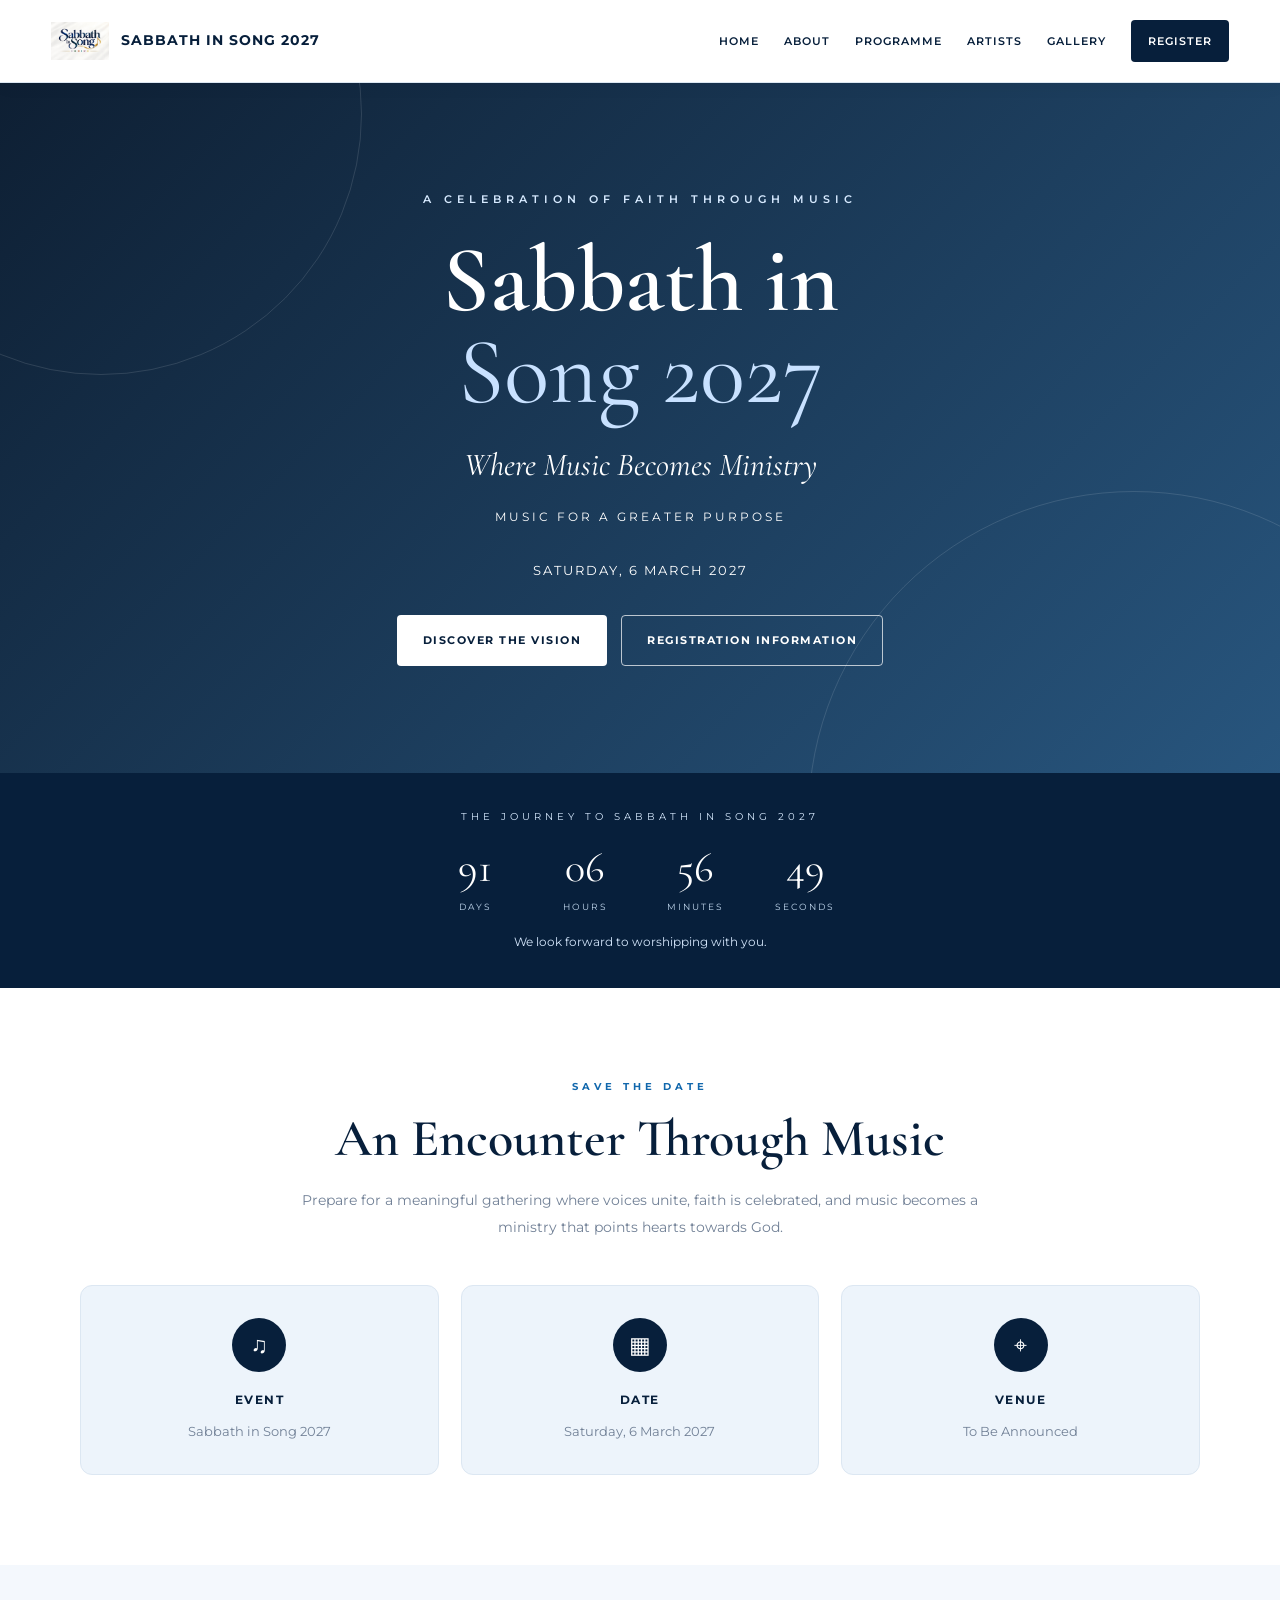
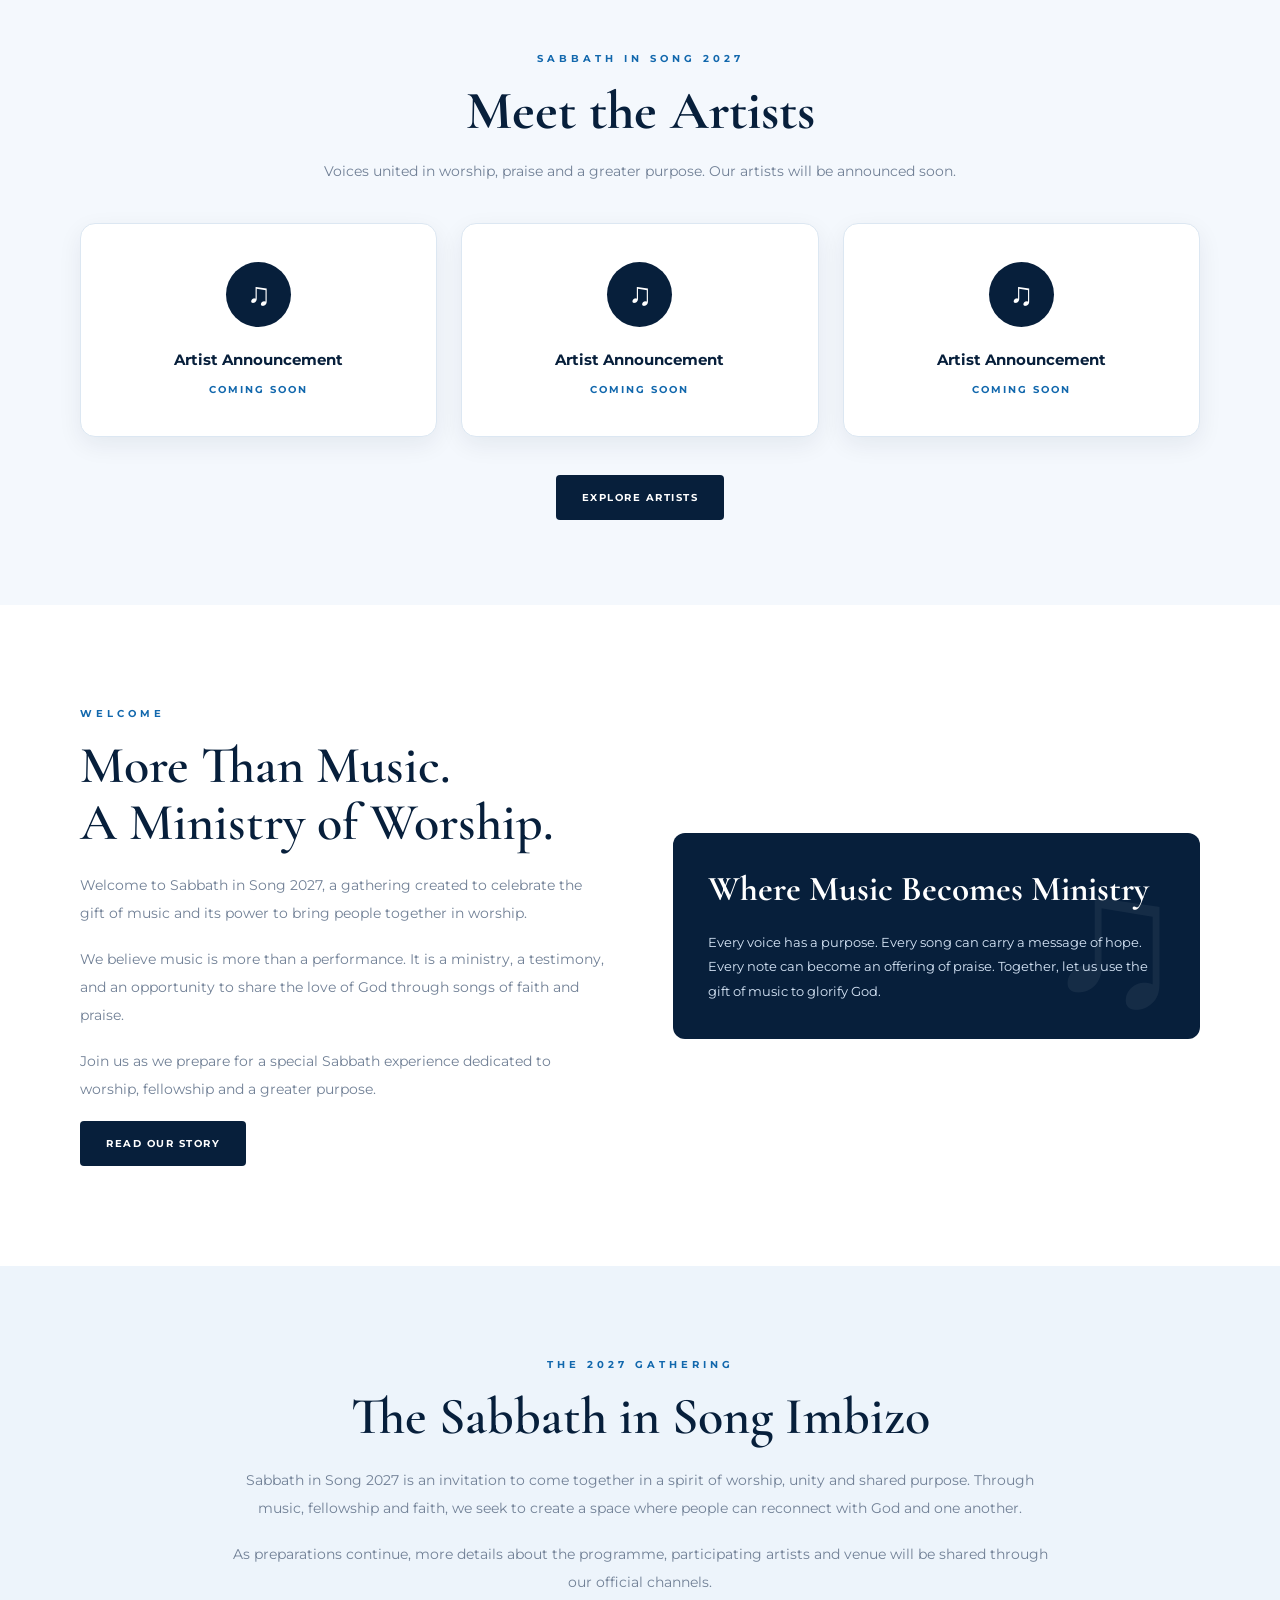
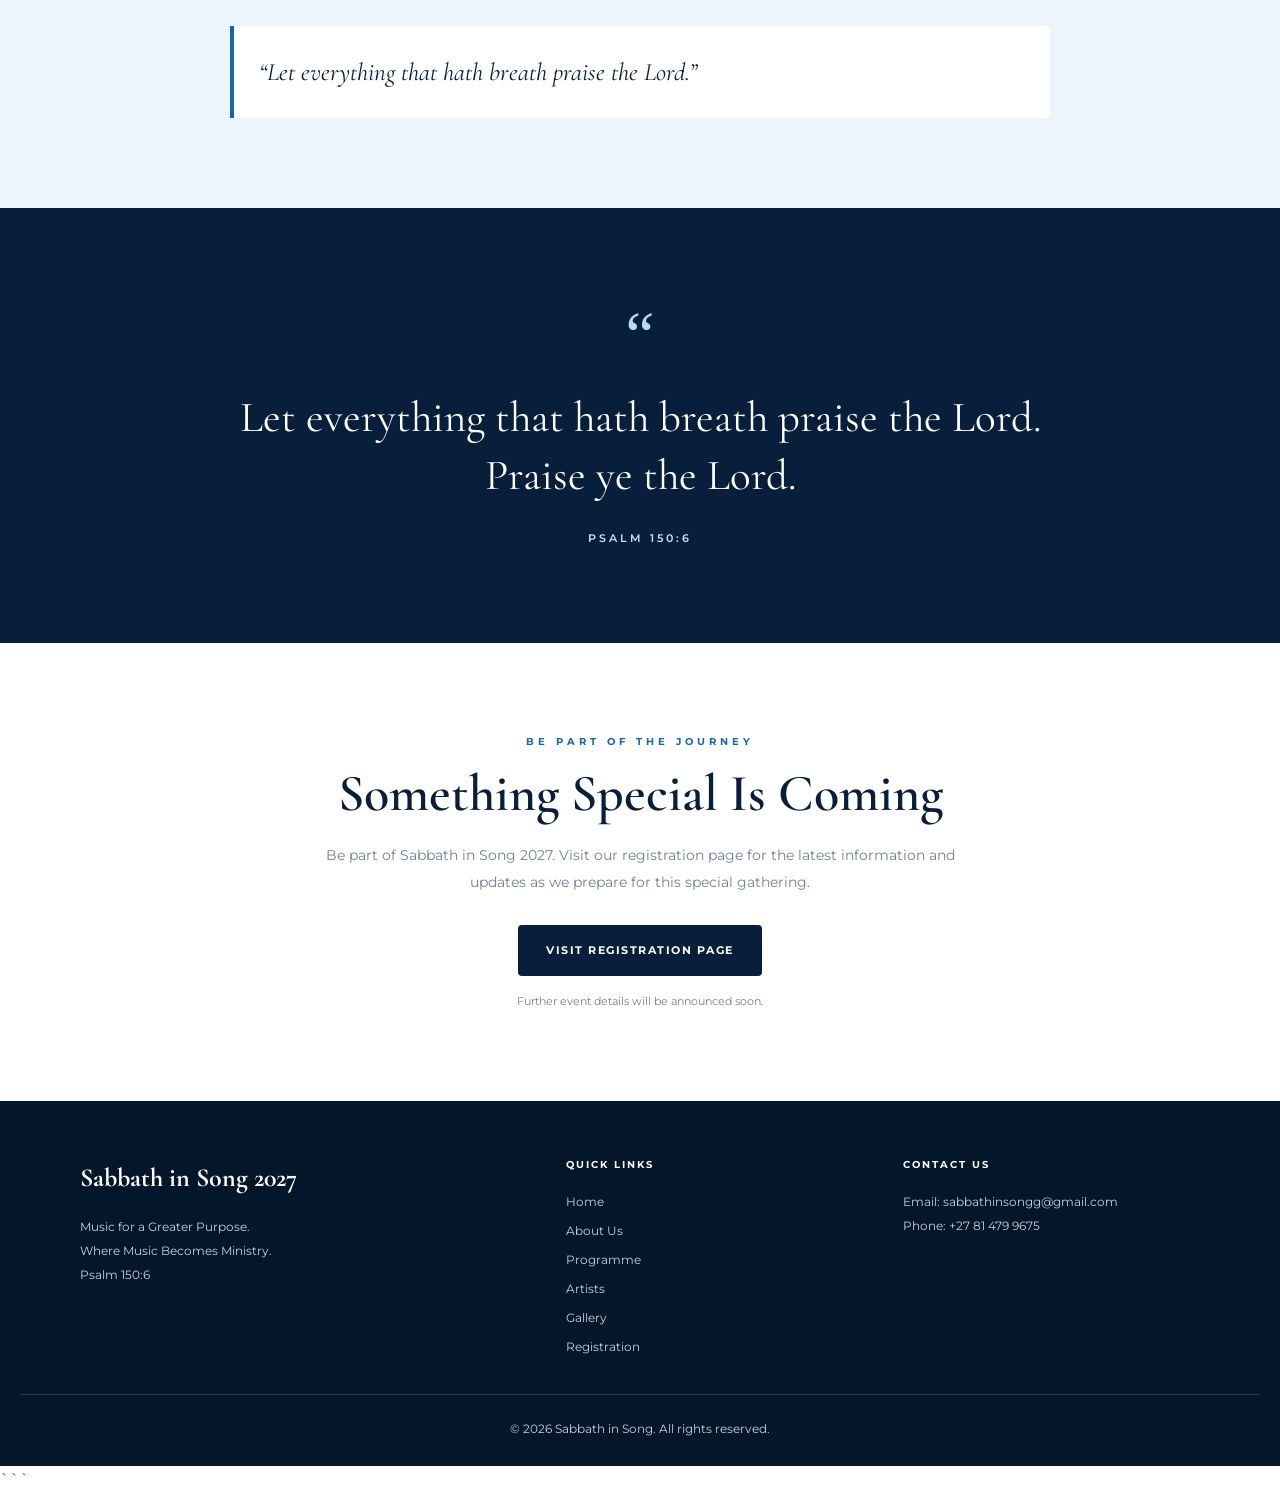
<file: index.html>
<!DOCTYPE html>
<html lang="en">
<head>
  <meta charset="UTF-8">
  <meta name="viewport" content="width=device-width, initial-scale=1.0">

  <title>Sabbath in Song 2027 | Music for a Greater Purpose</title>

  <meta name="description" content="Join us for Sabbath in Song 2027, where music becomes ministry. Music for a Greater Purpose.">

  <link rel="preconnect" href="https://fonts.googleapis.com">
  <link rel="preconnect" href="https://fonts.gstatic.com" crossorigin>

  <link href="https://fonts.googleapis.com/css2?family=Cormorant+Garamond:wght@400;500;600;700&family=Montserrat:wght@300;400;500;600;700&display=swap" rel="stylesheet">

  <style>
    :root {
      --navy: #071f3b;
      --blue: #1268ad;
      --light-blue: #edf4fb;
      --white: #ffffff;
      --text: #34465b;
      --muted: #718096;
      --border: #dce7f2;
    }

    * {
      margin: 0;
      padding: 0;
      box-sizing: border-box;
    }

    html {
      scroll-behavior: smooth;
    }

    body {
      font-family: "Montserrat", sans-serif;
      color: var(--text);
      background: var(--white);
      line-height: 1.7;
    }

    a {
      text-decoration: none;
    }

    img {
      max-width: 100%;
      display: block;
    }

    .container {
      width: min(1120px, 90%);
      margin: 0 auto;
    }

    /* NAVIGATION */

    .navbar {
      position: sticky;
      top: 0;
      z-index: 1000;
      background: var(--white);
      border-bottom: 1px solid var(--border);
      box-shadow: 0 3px 16px rgba(7, 31, 59, 0.05);
    }

    .nav-inner {
      width: min(1200px, 92%);
      min-height: 82px;
      margin: auto;
      display: flex;
      align-items: center;
      justify-content: space-between;
      gap: 24px;
    }

    .brand {
      display: flex;
      align-items: center;
      gap: 12px;
      color: var(--navy);
      font-weight: 700;
      font-size: 14px;
      letter-spacing: 1px;
    }

    .brand img {
      width: 58px;
      height: 58px;
      object-fit: contain;
    }

    .nav-links {
      display: flex;
      align-items: center;
      gap: 25px;
      flex-wrap: wrap;
    }

    .nav-links a {
      color: var(--navy);
      font-size: 11px;
      font-weight: 600;
      letter-spacing: 1px;
      text-transform: uppercase;
      transition: color 0.2s ease;
    }

    .nav-links a:hover {
      color: var(--blue);
    }

    .nav-links .nav-register {
      padding: 12px 17px;
      background: var(--navy);
      color: var(--white);
      border-radius: 4px;
    }

    /* HERO */

    .hero {
      min-height: 690px;
      display: flex;
      align-items: center;
      text-align: center;
      color: var(--white);
      background:
        linear-gradient(
          135deg,
          rgba(4, 22, 43, 0.96),
          rgba(10, 62, 108, 0.88)
        );
      padding: 90px 20px;
      position: relative;
      overflow: hidden;
    }

    .hero::before,
    .hero::after {
      content: "";
      position: absolute;
      border: 1px solid rgba(255, 255, 255, 0.12);
      border-radius: 50%;
      pointer-events: none;
    }

    .hero::before {
      width: 520px;
      height: 520px;
      top: -230px;
      left: -160px;
    }

    .hero::after {
      width: 650px;
      height: 650px;
      bottom: -370px;
      right: -180px;
    }

    .hero-content {
      width: min(900px, 100%);
      margin: auto;
      position: relative;
      z-index: 1;
    }

    .hero-eyebrow {
      font-size: 11px;
      font-weight: 600;
      letter-spacing: 5px;
      text-transform: uppercase;
      color: #d7eaff;
      margin-bottom: 25px;
    }

    .hero h1 {
      font-family: "Cormorant Garamond", Georgia, serif;
      font-size: clamp(52px, 9vw, 94px);
      line-height: 0.98;
      font-weight: 600;
      margin-bottom: 20px;
    }

    .hero h1 span {
      display: block;
      color: #c8e1ff;
      font-weight: 400;
    }

    .hero-subtitle {
      font-family: "Cormorant Garamond", Georgia, serif;
      font-size: clamp(22px, 3vw, 32px);
      font-style: italic;
      margin-bottom: 14px;
    }

    .hero-motto {
      font-size: 12px;
      letter-spacing: 3px;
      text-transform: uppercase;
      margin-bottom: 32px;
    }

    .hero-date {
      font-size: 13px;
      letter-spacing: 2px;
      margin-bottom: 34px;
    }

    .hero-buttons {
      display: flex;
      justify-content: center;
      align-items: center;
      flex-wrap: wrap;
      gap: 14px;
    }

    .btn {
      display: inline-block;
      padding: 15px 25px;
      border: 1px solid transparent;
      border-radius: 4px;
      font-size: 11px;
      font-weight: 700;
      letter-spacing: 1.5px;
      text-transform: uppercase;
      transition: 0.25s ease;
    }

    .btn-primary {
      background: var(--white);
      color: var(--navy);
    }

    .btn-primary:hover {
      background: #dcecff;
      transform: translateY(-2px);
    }

    .btn-outline {
      border-color: rgba(255, 255, 255, 0.7);
      color: var(--white);
    }

    .btn-outline:hover {
      background: var(--white);
      color: var(--navy);
    }

    /* COUNTDOWN */

    .countdown-section {
      background: var(--navy);
      color: var(--white);
      padding: 35px 20px;
      text-align: center;
    }

    .countdown-heading {
      font-size: 10px;
      letter-spacing: 4px;
      text-transform: uppercase;
      margin-bottom: 20px;
      color: #d3e5fa;
    }

    .countdown {
      display: flex;
      justify-content: center;
      flex-wrap: wrap;
      gap: 35px;
    }

    .countdown-item {
      min-width: 75px;
    }

    .countdown-number {
      display: block;
      font-family: "Cormorant Garamond", Georgia, serif;
      font-size: 42px;
      line-height: 1.1;
      color: var(--white);
    }

    .countdown-label {
      font-size: 9px;
      letter-spacing: 2px;
      text-transform: uppercase;
      color: #c3d9ef;
    }

    #countdown-message {
      margin-top: 14px;
      font-size: 12px;
      color: #d3e5fa;
    }

    /* GENERAL SECTION STYLING */

    .section {
      padding: 90px 0;
    }

    .section-label {
      display: block;
      color: var(--blue);
      font-size: 10px;
      font-weight: 700;
      letter-spacing: 4px;
      text-transform: uppercase;
      margin-bottom: 15px;
    }

    .section-title {
      font-family: "Cormorant Garamond", Georgia, serif;
      font-size: clamp(36px, 5vw, 52px);
      line-height: 1.1;
      color: var(--navy);
      font-weight: 600;
      margin-bottom: 20px;
    }

    .section-intro {
      max-width: 700px;
      margin: 0 auto;
      color: var(--muted);
      font-size: 14px;
      line-height: 1.9;
    }

    /* EVENT DETAILS */

    .event-details {
      background: var(--white);
      text-align: center;
    }

    .event-details-grid {
      display: grid;
      grid-template-columns: repeat(3, minmax(0, 1fr));
      gap: 22px;
      margin-top: 45px;
    }

    .detail-card {
      padding: 32px 22px;
      background: var(--light-blue);
      border: 1px solid var(--border);
      border-radius: 12px;
    }

    .detail-icon {
      width: 54px;
      height: 54px;
      margin: 0 auto 18px;
      display: flex;
      justify-content: center;
      align-items: center;
      border-radius: 50%;
      background: var(--navy);
      color: var(--white);
      font-size: 23px;
    }

    .detail-card h3 {
      font-size: 12px;
      color: var(--navy);
      letter-spacing: 1.5px;
      text-transform: uppercase;
      margin-bottom: 9px;
    }

    .detail-card p {
      font-size: 13px;
      color: var(--muted);
    }

    /* FEATURED ARTISTS */

    .featured-artists-section {
      padding: 85px 0;
      background: #f4f8fd;
      text-align: center;
    }

    .featured-artists-inner {
      width: min(1120px, 90%);
      margin: 0 auto;
    }

    .featured-artists-label {
      display: block;
      margin-bottom: 14px;
      color: var(--blue);
      font-size: 10px;
      font-weight: 700;
      letter-spacing: 4px;
    }

    .featured-artists-inner h2 {
      color: var(--navy);
      font-family: "Cormorant Garamond", Georgia, serif;
      font-size: clamp(38px, 5vw, 54px);
      line-height: 1.1;
      margin-bottom: 18px;
    }

    .featured-artists-intro {
      max-width: 650px;
      margin: 0 auto 38px;
      color: var(--muted);
      font-size: 14px;
      line-height: 1.9;
    }

    .featured-artists-grid {
      display: grid;
      grid-template-columns: repeat(3, minmax(0, 1fr));
      gap: 24px;
      width: 100%;
      margin: 0 auto 38px;
    }

    .featured-artist-card {
      min-width: 0;
      padding: 38px 20px;
      background: var(--white);
      border: 1px solid var(--border);
      border-radius: 15px;
      box-shadow: 0 8px 25px rgba(7, 31, 59, 0.07);
      transition: transform 0.25s ease, box-shadow 0.25s ease;
    }

    .featured-artist-card:hover {
      transform: translateY(-5px);
      box-shadow: 0 14px 32px rgba(7, 31, 59, 0.12);
    }

    .featured-artist-icon {
      display: flex;
      align-items: center;
      justify-content: center;
      width: 65px;
      height: 65px;
      margin: 0 auto 22px;
      border-radius: 50%;
      background: var(--navy);
      color: var(--white);
      font-size: 32px;
    }

    .featured-artist-card h3 {
      color: var(--navy);
      font-size: 15px;
      line-height: 1.5;
      margin-bottom: 10px;
    }

    .featured-artist-card p {
      color: var(--blue);
      font-size: 10px;
      font-weight: 700;
      letter-spacing: 2px;
      text-transform: uppercase;
    }

    .featured-artists-button {
      display: inline-block;
      padding: 14px 26px;
      border-radius: 4px;
      background: var(--navy);
      color: var(--white);
      font-size: 10px;
      font-weight: 700;
      letter-spacing: 1.5px;
      text-transform: uppercase;
      transition: background 0.2s ease;
    }

    .featured-artists-button:hover {
      background: var(--blue);
    }

    /* WELCOME */

    .welcome-section {
      padding: 100px 0;
      background: var(--white);
    }

    .welcome-grid {
      display: grid;
      grid-template-columns: 1fr 1fr;
      align-items: center;
      gap: 65px;
    }

    .welcome-copy p {
      font-size: 14px;
      line-height: 2;
      color: var(--muted);
      margin-bottom: 18px;
    }

    .welcome-highlight {
      padding: 35px;
      background: var(--navy);
      color: var(--white);
      border-radius: 12px;
      position: relative;
      overflow: hidden;
    }

    .welcome-highlight::after {
      content: "♫";
      position: absolute;
      right: 15px;
      bottom: -60px;
      font-size: 190px;
      color: rgba(255, 255, 255, 0.06);
    }

    .welcome-highlight h3 {
      font-family: "Cormorant Garamond", Georgia, serif;
      font-size: 35px;
      line-height: 1.2;
      margin-bottom: 20px;
      position: relative;
      z-index: 1;
    }

    .welcome-highlight p {
      font-size: 13px;
      line-height: 1.9;
      color: #d8e7f8;
      position: relative;
      z-index: 1;
    }

    /* IMBIZO */

    .imbizo-section {
      padding: 90px 0;
      text-align: center;
      background: var(--light-blue);
    }

    .imbizo-content {
      max-width: 820px;
      margin: auto;
    }

    .imbizo-content p {
      color: var(--muted);
      font-size: 14px;
      line-height: 2;
      margin-bottom: 18px;
    }

    .imbizo-emphasis {
      margin-top: 30px;
      padding: 25px;
      border-left: 4px solid var(--blue);
      background: var(--white);
      color: var(--navy);
      font-family: "Cormorant Garamond", Georgia, serif;
      font-size: 25px;
      font-style: italic;
      text-align: left;
    }

    /* SCRIPTURE */

    .scripture-section {
      padding: 95px 20px;
      background: var(--navy);
      text-align: center;
      color: var(--white);
    }

    .scripture-symbol {
      font-family: Georgia, serif;
      font-size: 65px;
      color: #b8d9ff;
      line-height: 1;
      margin-bottom: 20px;
    }

    .scripture-quote {
      max-width: 850px;
      margin: auto;
      font-family: "Cormorant Garamond", Georgia, serif;
      font-size: clamp(28px, 4vw, 43px);
      line-height: 1.35;
    }

    .scripture-reference {
      margin-top: 25px;
      color: #c9e1fb;
      font-size: 11px;
      font-weight: 600;
      letter-spacing: 3px;
      text-transform: uppercase;
    }

    /* REGISTRATION */

    .registration-section {
      padding: 90px 20px;
      text-align: center;
      background: var(--white);
    }

    .registration-section p {
      max-width: 650px;
      margin: 0 auto 30px;
      color: var(--muted);
      font-size: 14px;
      line-height: 1.9;
    }

    .registration-button {
      display: inline-block;
      padding: 16px 28px;
      border-radius: 4px;
      background: var(--navy);
      color: var(--white);
      font-size: 11px;
      font-weight: 700;
      letter-spacing: 1.5px;
      text-transform: uppercase;
      transition: background 0.2s ease;
    }

    .registration-button:hover {
      background: var(--blue);
    }

    .registration-note {
      display: block;
      margin-top: 16px;
      color: var(--muted);
      font-size: 11px;
    }

    /* FOOTER */

    .footer {
      padding: 55px 20px 25px;
      background: #041629;
      color: var(--white);
    }

    .footer-inner {
      width: min(1120px, 100%);
      margin: auto;
      display: grid;
      grid-template-columns: 1.5fr 1fr 1fr;
      gap: 40px;
      padding-bottom: 35px;
    }

    .footer h3 {
      font-family: "Cormorant Garamond", Georgia, serif;
      font-size: 26px;
      margin-bottom: 15px;
    }

    .footer h4 {
      font-size: 10px;
      letter-spacing: 2px;
      text-transform: uppercase;
      margin-bottom: 17px;
    }

    .footer p,
    .footer a {
      font-size: 12px;
      color: #c4d2e1;
      line-height: 2;
    }

    .footer-links {
      display: flex;
      flex-direction: column;
      align-items: flex-start;
      gap: 5px;
    }

    .footer a:hover {
      color: var(--white);
    }

    .footer-bottom {
      border-top: 1px solid rgba(255, 255, 255, 0.15);
      padding-top: 22px;
      text-align: center;
      font-size: 10px;
      color: #9fb0c3;
    }

    /* RESPONSIVE DESIGN */

    @media (max-width: 850px) {
      .nav-inner {
        padding: 15px 0;
        flex-direction: column;
      }

      .nav-links {
        justify-content: center;
        gap: 14px;
      }

      .event-details-grid {
        grid-template-columns: 1fr;
      }

      .welcome-grid {
        grid-template-columns: 1fr;
        gap: 35px;
      }

      .footer-inner {
        grid-template-columns: 1fr 1fr;
      }
    }

    @media (max-width: 600px) {
      .hero {
        min-height: 600px;
        padding: 75px 20px;
      }

      .hero-eyebrow {
        letter-spacing: 3px;
      }

      .hero-motto {
        font-size: 10px;
        letter-spacing: 2px;
      }

      .nav-links {
        gap: 12px;
      }

      .nav-links a {
        font-size: 9px;
      }

      .brand {
        font-size: 12px;
      }

      .section {
        padding: 70px 0;
      }

      .featured-artists-section {
        padding: 70px 0;
      }

      .featured-artists-grid {
        grid-template-columns: 1fr;
        gap: 18px;
      }

      .countdown {
        gap: 18px;
      }

      .countdown-item {
        min-width: 60px;
      }

      .countdown-number {
        font-size: 34px;
      }

      .footer-inner {
        grid-template-columns: 1fr;
        gap: 30px;
      }

      .welcome-highlight {
        padding: 28px;
      }
    }
  </style>
</head>

<body>

  <!-- NAVIGATION -->
  <header class="navbar">
    <div class="nav-inner">

      <a href="index.html" class="brand">
        <img
          src="sabbath-in-song-logo.jpg.jpeg"
          alt="Sabbath in Song logo"
        >
        <span>SABBATH IN SONG 2027</span>
      </a>

      <nav class="nav-links" aria-label="Main navigation">
        <a href="index.html">Home</a>
        <a href="about.html">About</a>
        <a href="programme.html">Programme</a>
        <a href="artists.html">Artists</a>
        <a href="gallery.html">Gallery</a>
        <a href="register.html" class="nav-register">Register</a>
      </nav>

    </div>
  </header>

  <main>

    <!-- HERO SECTION -->
    <section class="hero">
      <div class="hero-content">

        <p class="hero-eyebrow">A Celebration of Faith Through Music</p>

        <h1>
          Sabbath in
          <span>Song 2027</span>
        </h1>

        <p class="hero-subtitle">Where Music Becomes Ministry</p>

        <p class="hero-motto">Music for a Greater Purpose</p>

        <p class="hero-date">
          SATURDAY, 6 MARCH 2027
        </p>

        <div class="hero-buttons">
          <a href="about.html" class="btn btn-primary">
            Discover the Vision
          </a>

          <a href="register.html" class="btn btn-outline">
            Registration Information
          </a>
        </div>

      </div>
    </section>

    <!-- COUNTDOWN -->
    <section class="countdown-section">
      <div class="container">

        <p class="countdown-heading">
          The Journey to Sabbath in Song 2027
        </p>

        <div class="countdown" id="countdown">

          <div class="countdown-item">
            <span class="countdown-number" id="days">---</span>
            <span class="countdown-label">Days</span>
          </div>

          <div class="countdown-item">
            <span class="countdown-number" id="hours">--</span>
            <span class="countdown-label">Hours</span>
          </div>

          <div class="countdown-item">
            <span class="countdown-number" id="minutes">--</span>
            <span class="countdown-label">Minutes</span>
          </div>

          <div class="countdown-item">
            <span class="countdown-number" id="seconds">--</span>
            <span class="countdown-label">Seconds</span>
          </div>

        </div>

        <p id="countdown-message" aria-live="polite"></p>

      </div>
    </section>

    <!-- EVENT DETAILS -->
    <section class="section event-details">
      <div class="container">

        <span class="section-label">Save the Date</span>

        <h2 class="section-title">An Encounter Through Music</h2>

        <p class="section-intro">
          Prepare for a meaningful gathering where voices unite,
          faith is celebrated, and music becomes a ministry that
          points hearts towards God.
        </p>

        <div class="event-details-grid">

          <article class="detail-card">
            <div class="detail-icon" aria-hidden="true">♫</div>
            <h3>Event</h3>
            <p>Sabbath in Song 2027</p>
          </article>

          <article class="detail-card">
            <div class="detail-icon" aria-hidden="true">▦</div>
            <h3>Date</h3>
            <p>Saturday, 6 March 2027</p>
          </article>

          <article class="detail-card">
            <div class="detail-icon" aria-hidden="true">⌖</div>
            <h3>Venue</h3>
            <p>To Be Announced</p>
          </article>

        </div>
      </div>
    </section>

    <!-- FEATURED ARTISTS -->
    <section class="featured-artists-section">
      <div class="featured-artists-inner">

        <span class="featured-artists-label">
          SABBATH IN SONG 2027
        </span>

        <h2>Meet the Artists</h2>

        <p class="featured-artists-intro">
          Voices united in worship, praise and a greater purpose.
          Our artists will be announced soon.
        </p>

        <div class="featured-artists-grid">

          <article class="featured-artist-card">
            <div class="featured-artist-icon" aria-hidden="true">♫</div>
            <h3>Artist Announcement</h3>
            <p>Coming Soon</p>
          </article>

          <article class="featured-artist-card">
            <div class="featured-artist-icon" aria-hidden="true">♫</div>
            <h3>Artist Announcement</h3>
            <p>Coming Soon</p>
          </article>

          <article class="featured-artist-card">
            <div class="featured-artist-icon" aria-hidden="true">♫</div>
            <h3>Artist Announcement</h3>
            <p>Coming Soon</p>
          </article>

        </div>

        <a href="artists.html" class="featured-artists-button">
          Explore Artists
        </a>

      </div>
    </section>

    <!-- WELCOME SECTION -->
    <section class="welcome-section">
      <div class="container">

        <div class="welcome-grid">

          <div class="welcome-copy">

            <span class="section-label">Welcome</span>

            <h2 class="section-title">
              More Than Music.<br>
              A Ministry of Worship.
            </h2>

            <p>
              Welcome to Sabbath in Song 2027, a gathering created
              to celebrate the gift of music and its power to bring
              people together in worship.
            </p>

            <p>
              We believe music is more than a performance. It is a
              ministry, a testimony, and an opportunity to share
              the love of God through songs of faith and praise.
            </p>

            <p>
              Join us as we prepare for a special Sabbath experience
              dedicated to worship, fellowship and a greater purpose.
            </p>

            <a href="about.html" class="featured-artists-button">
              Read Our Story
            </a>

          </div>

          <div class="welcome-highlight">

            <h3>Where Music Becomes Ministry</h3>

            <p>
              Every voice has a purpose. Every song can carry a
              message of hope. Every note can become an offering
              of praise. Together, let us use the gift of music
              to glorify God.
            </p>

          </div>

        </div>
      </div>
    </section>

    <!-- 2027 IMBIZO -->
    <section class="imbizo-section">
      <div class="container imbizo-content">

        <span class="section-label">The 2027 Gathering</span>

        <h2 class="section-title">The Sabbath in Song Imbizo</h2>

        <p>
          Sabbath in Song 2027 is an invitation to come together
          in a spirit of worship, unity and shared purpose.
          Through music, fellowship and faith, we seek to create
          a space where people can reconnect with God and one another.
        </p>

        <p>
          As preparations continue, more details about the programme,
          participating artists and venue will be shared through
          our official channels.
        </p>

        <div class="imbizo-emphasis">
          “Let everything that hath breath praise the Lord.”
        </div>

      </div>
    </section>

    <!-- BIBLE VERSE -->
    <section class="scripture-section">
      <div class="container">

        <div class="scripture-symbol" aria-hidden="true">“</div>

        <p class="scripture-quote">
          Let everything that hath breath praise the Lord.
          Praise ye the Lord.
        </p>

        <p class="scripture-reference">Psalm 150:6</p>

      </div>
    </section>

    <!-- REGISTRATION -->
    <section class="registration-section">
      <div class="container">

        <span class="section-label">Be Part of the Journey</span>

        <h2 class="section-title">Something Special Is Coming</h2>

        <p>
          Be part of Sabbath in Song 2027. Visit our registration
          page for the latest information and updates as we prepare
          for this special gathering.
        </p>

        <a href="register.html" class="registration-button">
          Visit Registration Page
        </a>

        <span class="registration-note">
          Further event details will be announced soon.
        </span>

      </div>
    </section>

  </main>

  <!-- FOOTER -->
  <footer class="footer">
    <div class="footer-inner">

      <div>
        <h3>Sabbath in Song 2027</h3>

        <p>
          Music for a Greater Purpose.<br>
          Where Music Becomes Ministry.
        </p>

        <p>Psalm 150:6</p>
      </div>

      <div>
        <h4>Quick Links</h4>

        <div class="footer-links">
          <a href="index.html">Home</a>
          <a href="about.html">About Us</a>
          <a href="programme.html">Programme</a>
          <a href="artists.html">Artists</a>
          <a href="gallery.html">Gallery</a>
          <a href="register.html">Registration</a>
        </div>
      </div>

      <div>
        <h4>Contact Us</h4>

        <p>
          Email:
          <a href="mailto:sabbathinsongg@gmail.com">
            sabbathinsongg@gmail.com
          </a>
        </p>

        <p>
          Phone:
          <a href="tel:+27814799675">
            +27 81 479 9675
          </a>
        </p>
      </div>

    </div>

    <div class="footer-bottom">
      <p>
        &copy; <span id="current-year">2026</span>
        Sabbath in Song. All rights reserved.
      </p>
    </div>
  </footer>

  <!-- COUNTDOWN SCRIPT -->
  <script>
    const eventDate = new Date("2027-03-06T00:00:00+02:00").getTime();

    function updateCountdown() {
      const now = new Date().getTime();
      const distance = eventDate - now;

      const daysElement = document.getElementById("days");
      const hoursElement = document.getElementById("hours");
      const minutesElement = document.getElementById("minutes");
      const secondsElement = document.getElementById("seconds");
      const messageElement = document.getElementById("countdown-message");

      if (distance <= 0) {
        daysElement.textContent = "0";
        hoursElement.textContent = "0";
        minutesElement.textContent = "0";
        secondsElement.textContent = "0";
        messageElement.textContent =
          "Today is the day! Welcome to Sabbath in Song.";
        return;
      }

      const days = Math.floor(distance / (1000 * 60 * 60 * 24));
      const hours = Math.floor(
        (distance % (1000 * 60 * 60 * 24)) / (1000 * 60 * 60)
      );
      const minutes = Math.floor(
        (distance % (1000 * 60 * 60)) / (1000 * 60)
      );
      const seconds = Math.floor(
        (distance % (1000 * 60)) / 1000
      );

      daysElement.textContent = days;
      hoursElement.textContent = String(hours).padStart(2, "0");
      minutesElement.textContent = String(minutes).padStart(2, "0");
      secondsElement.textContent = String(seconds).padStart(2, "0");

      messageElement.textContent =
        "We look forward to worshipping with you.";
    }

    document.getElementById("current-year").textContent =
      new Date().getFullYear();

    updateCountdown();
    setInterval(updateCountdown, 1000);
  </script>

</body>
</html>
```
</file>
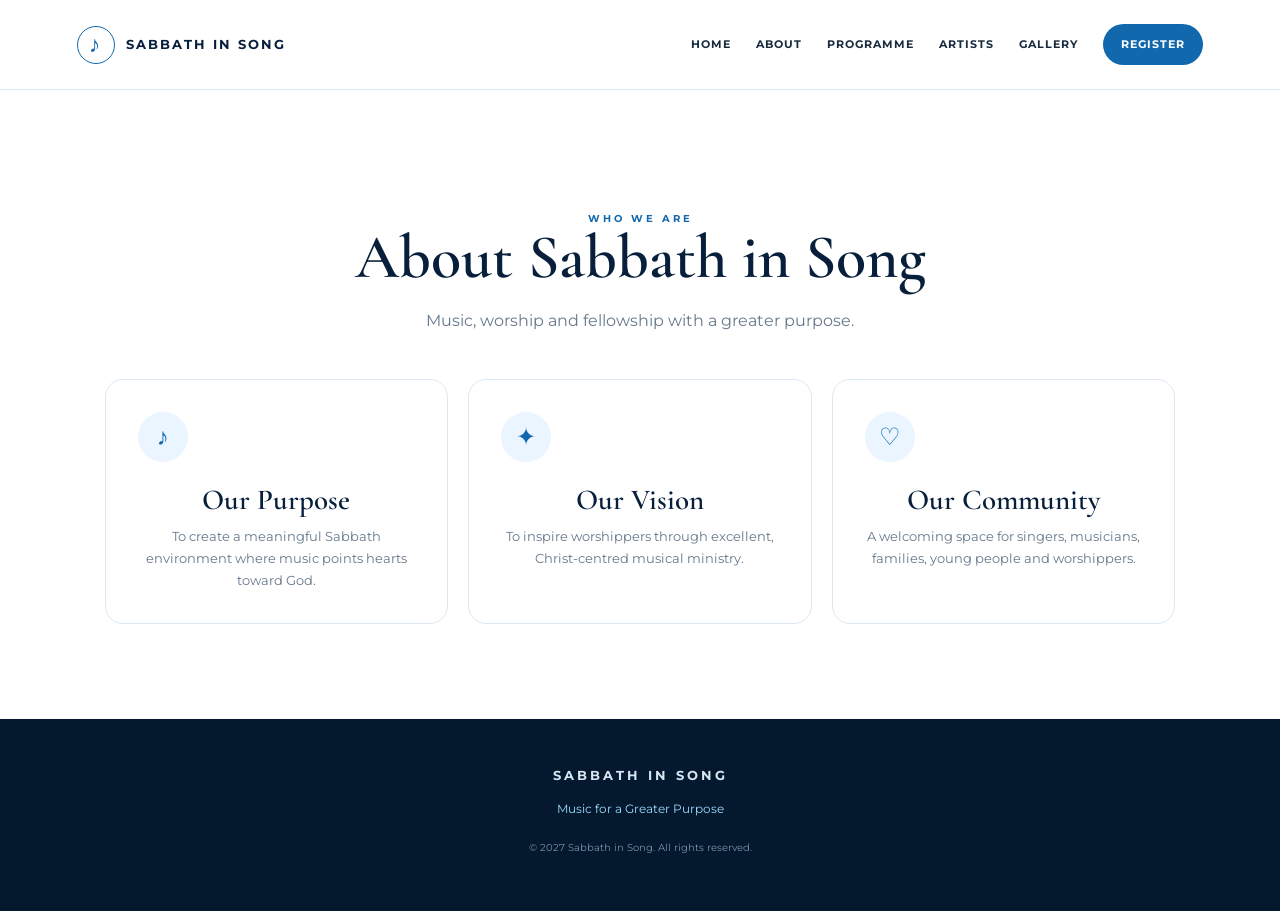
<file: about.html>
<!doctype html><html lang="en"><head><meta charset="utf-8"><meta name="viewport" content="width=device-width,initial-scale=1"><title>About | Sabbath in Song 2027</title><link rel="stylesheet" href="style.css"></head><body>
<nav class="nav"><a class="logo" href="index.html"><span class="logo-icon">♪</span>SABBATH IN SONG</a><button class="menu" onclick="document.querySelector('.links').classList.toggle('open')">☰</button><div class="links"><a href="index.html">Home</a><a href="about.html">About</a><a href="programme.html">Programme</a><a href="artists.html">Artists</a><a href="gallery.html">Gallery</a><a class="cta" href="register.html">Register</a></div></nav><section class="section center" style="padding-top:120px"><div class="label">WHO WE ARE</div><h1 class="title">About Sabbath in Song</h1><p class="lead">Music, worship and fellowship with a greater purpose.</p><div class="cards"><article class="card"><div class="card-icon">♪</div><h3>Our Purpose</h3><p>To create a meaningful Sabbath environment where music points hearts toward God.</p></article><article class="card"><div class="card-icon">✦</div><h3>Our Vision</h3><p>To inspire worshippers through excellent, Christ-centred musical ministry.</p></article><article class="card"><div class="card-icon">♡</div><h3>Our Community</h3><p>A welcoming space for singers, musicians, families, young people and worshippers.</p></article></div></section><footer><div class="footer-logo">SABBATH IN SONG</div><p class="motto">Music for a Greater Purpose</p><p class="copy">© 2027 Sabbath in Song. All rights reserved.</p></footer></body></html>
</file>
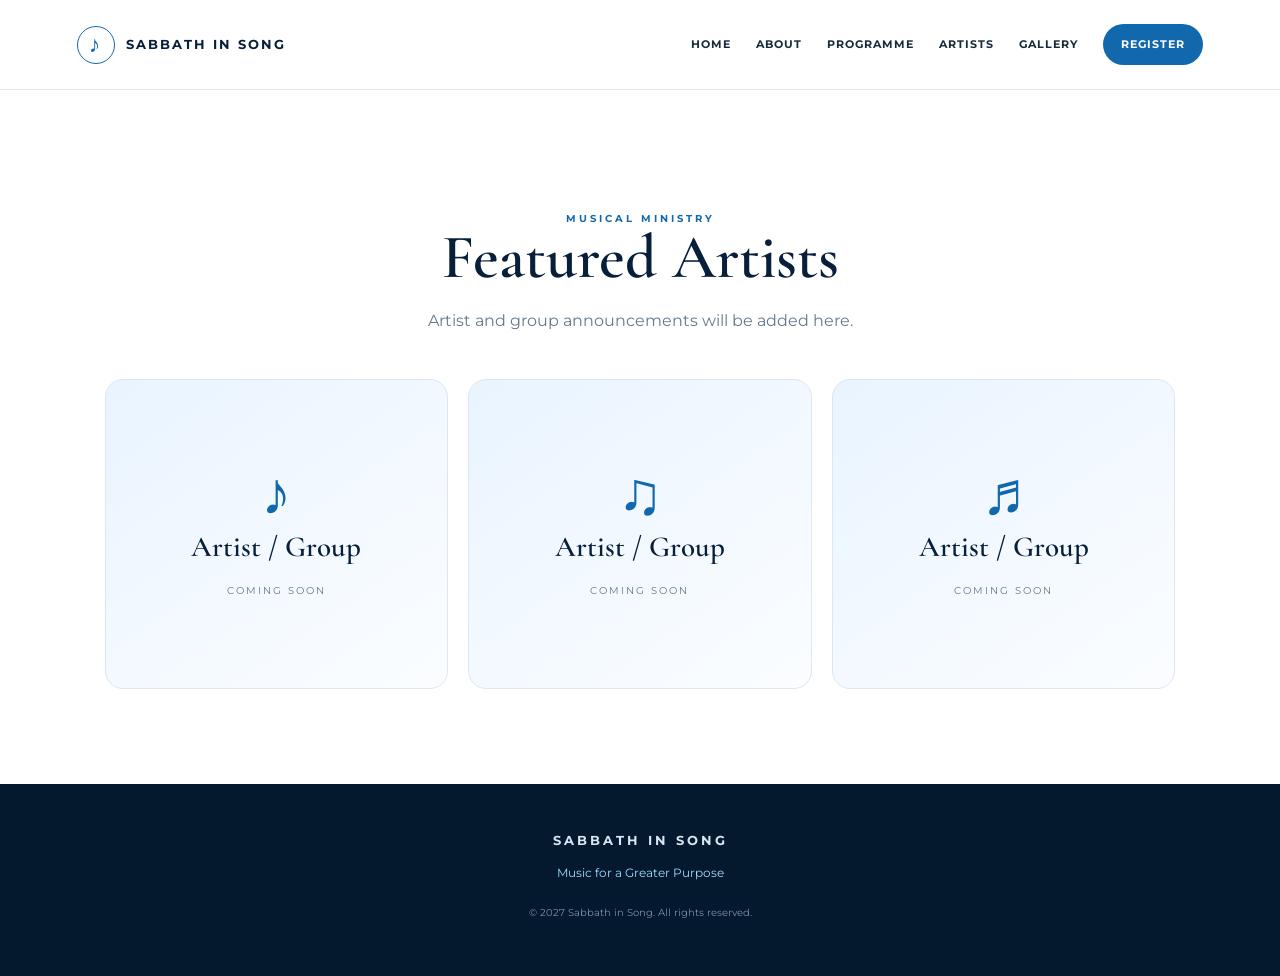
<file: artists.html>
<!doctype html><html lang="en"><head><meta charset="utf-8"><meta name="viewport" content="width=device-width,initial-scale=1"><title>Artists | Sabbath in Song 2027</title><link rel="stylesheet" href="style.css"></head><body>
<nav class="nav"><a class="logo" href="index.html"><span class="logo-icon">♪</span>SABBATH IN SONG</a><button class="menu" onclick="document.querySelector('.links').classList.toggle('open')">☰</button><div class="links"><a href="index.html">Home</a><a href="about.html">About</a><a href="programme.html">Programme</a><a href="artists.html">Artists</a><a href="gallery.html">Gallery</a><a class="cta" href="register.html">Register</a></div></nav><section class="section center" style="padding-top:120px"><div class="label">MUSICAL MINISTRY</div><h1 class="title">Featured Artists</h1><p class="lead">Artist and group announcements will be added here.</p><div class="artist-grid"><div class="artist"><div class="note">♪</div><h3>Artist / Group</h3><p>Coming Soon</p></div><div class="artist"><div class="note">♫</div><h3>Artist / Group</h3><p>Coming Soon</p></div><div class="artist"><div class="note">♬</div><h3>Artist / Group</h3><p>Coming Soon</p></div></div></section><footer><div class="footer-logo">SABBATH IN SONG</div><p class="motto">Music for a Greater Purpose</p><p class="copy">© 2027 Sabbath in Song. All rights reserved.</p></footer></body></html>
</file>
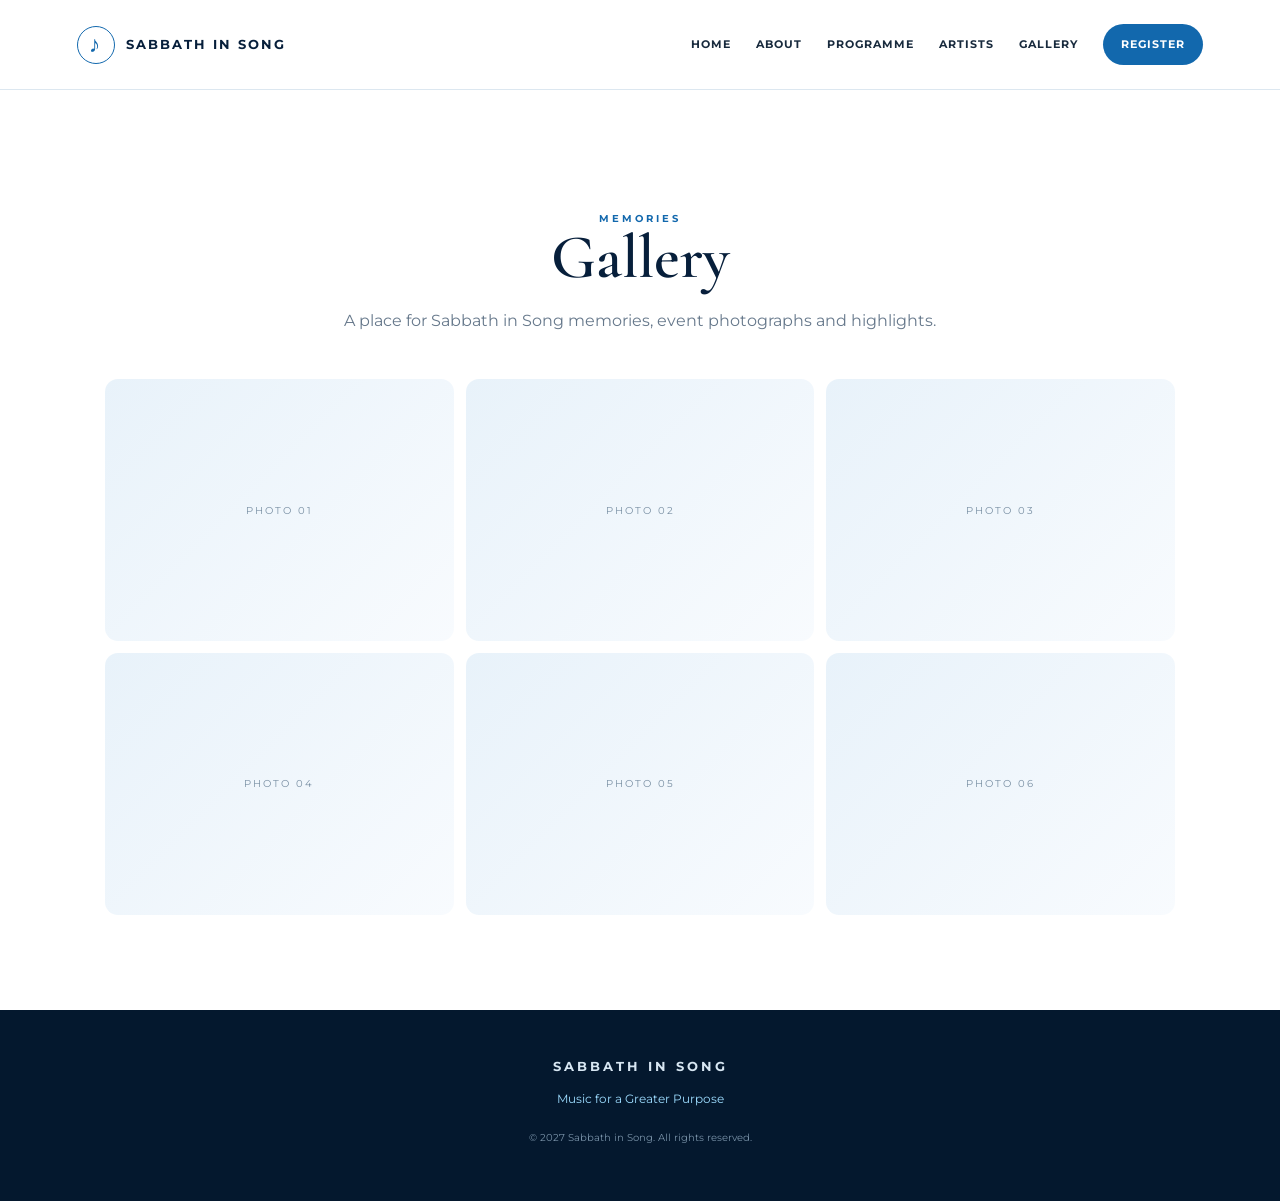
<file: gallery.html>
<!doctype html><html lang="en"><head><meta charset="utf-8"><meta name="viewport" content="width=device-width,initial-scale=1"><title>Gallery | Sabbath in Song 2027</title><link rel="stylesheet" href="style.css"></head><body>
<nav class="nav"><a class="logo" href="index.html"><span class="logo-icon">♪</span>SABBATH IN SONG</a><button class="menu" onclick="document.querySelector('.links').classList.toggle('open')">☰</button><div class="links"><a href="index.html">Home</a><a href="about.html">About</a><a href="programme.html">Programme</a><a href="artists.html">Artists</a><a href="gallery.html">Gallery</a><a class="cta" href="register.html">Register</a></div></nav><section class="section center" style="padding-top:120px"><div class="label">MEMORIES</div><h1 class="title">Gallery</h1><p class="lead">A place for Sabbath in Song memories, event photographs and highlights.</p><div class="gallery"><div class="photo">PHOTO 01</div><div class="photo">PHOTO 02</div><div class="photo">PHOTO 03</div><div class="photo">PHOTO 04</div><div class="photo">PHOTO 05</div><div class="photo">PHOTO 06</div></div></section><footer><div class="footer-logo">SABBATH IN SONG</div><p class="motto">Music for a Greater Purpose</p><p class="copy">© 2027 Sabbath in Song. All rights reserved.</p></footer></body></html>
</file>
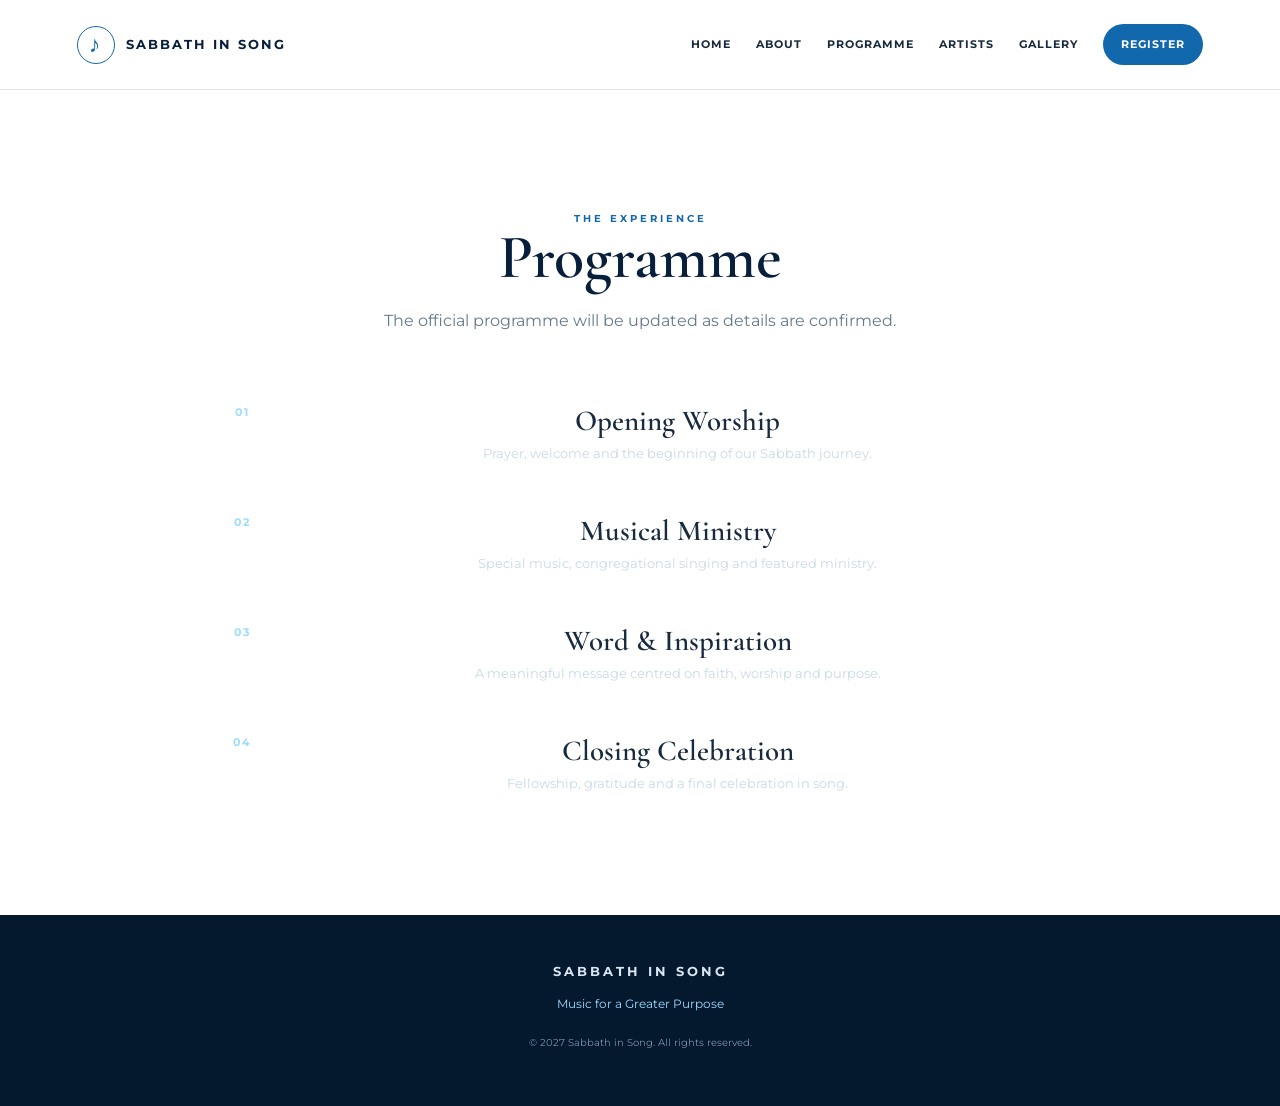
<file: programme.html>
<!doctype html><html lang="en"><head><meta charset="utf-8"><meta name="viewport" content="width=device-width,initial-scale=1"><title>Programme | Sabbath in Song 2027</title><link rel="stylesheet" href="style.css"></head><body>
<nav class="nav"><a class="logo" href="index.html"><span class="logo-icon">♪</span>SABBATH IN SONG</a><button class="menu" onclick="document.querySelector('.links').classList.toggle('open')">☰</button><div class="links"><a href="index.html">Home</a><a href="about.html">About</a><a href="programme.html">Programme</a><a href="artists.html">Artists</a><a href="gallery.html">Gallery</a><a class="cta" href="register.html">Register</a></div></nav><section class="section center" style="padding-top:120px"><div class="label">THE EXPERIENCE</div><h1 class="title">Programme</h1><p class="lead">The official programme will be updated as details are confirmed.</p><div class="timeline"><div class="event"><div class="event-num">01</div><div><h3>Opening Worship</h3><p>Prayer, welcome and the beginning of our Sabbath journey.</p></div></div><div class="event"><div class="event-num">02</div><div><h3>Musical Ministry</h3><p>Special music, congregational singing and featured ministry.</p></div></div><div class="event"><div class="event-num">03</div><div><h3>Word &amp; Inspiration</h3><p>A meaningful message centred on faith, worship and purpose.</p></div></div><div class="event"><div class="event-num">04</div><div><h3>Closing Celebration</h3><p>Fellowship, gratitude and a final celebration in song.</p></div></div></div></section><footer><div class="footer-logo">SABBATH IN SONG</div><p class="motto">Music for a Greater Purpose</p><p class="copy">© 2027 Sabbath in Song. All rights reserved.</p></footer></body></html>
</file>
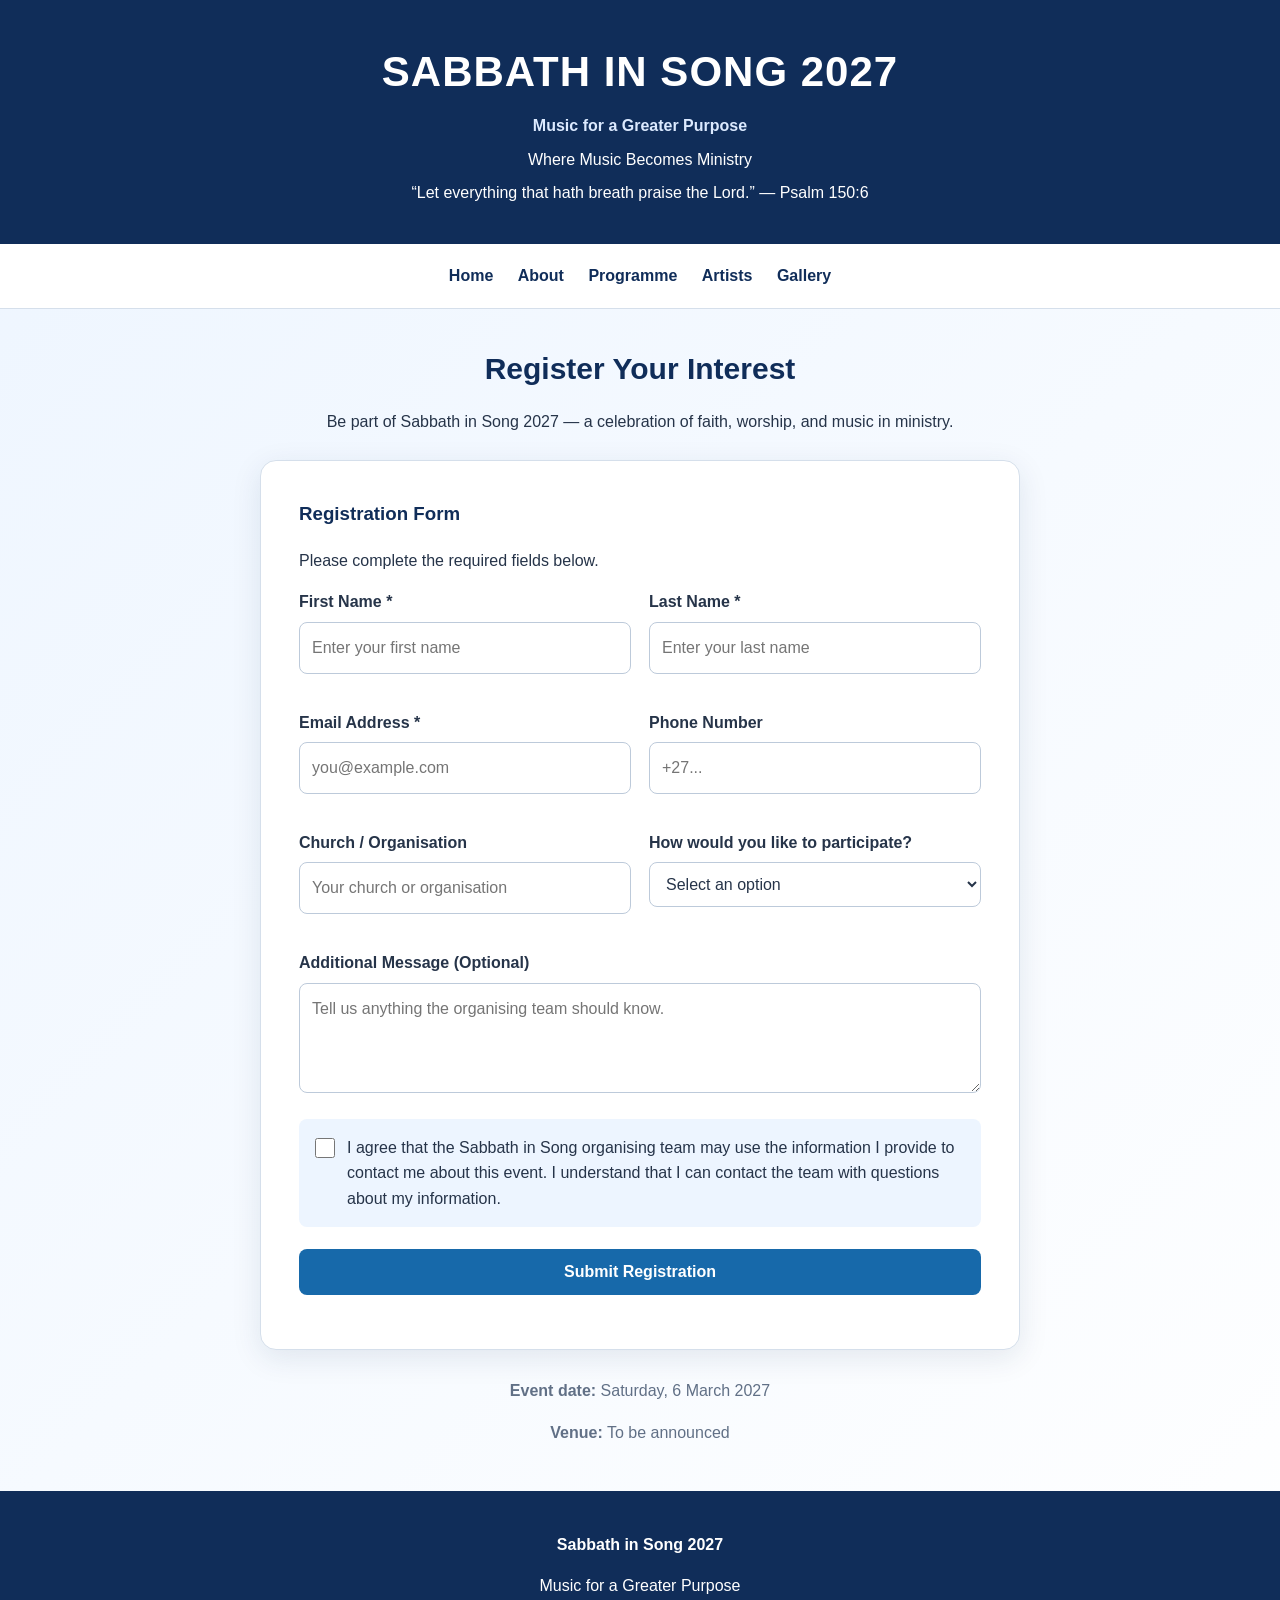
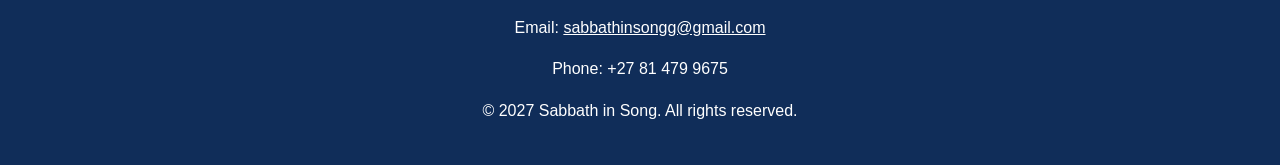
<file: register.html>
<!DOCTYPE html>
<html lang="en">
<head>
  <meta charset="UTF-8">
  <meta name="viewport" content="width=device-width, initial-scale=1.0">
  <title>Register | Sabbath in Song 2027</title>
  <meta name="description" content="Register your interest in Sabbath in Song 2027. Music for a Greater Purpose.">

  <style>
    :root {
      --navy: #102d59;
      --blue: #1769aa;
      --light-blue: #edf5ff;
      --text: #263449;
      --muted: #617086;
      --border: #d5dfeb;
    }

    * {
      box-sizing: border-box;
    }

    body {
      margin: 0;
      font-family: Arial, Helvetica, sans-serif;
      background: linear-gradient(135deg, #edf5ff, #ffffff);
      color: var(--text);
      line-height: 1.6;
    }

    header {
      background: var(--navy);
      color: white;
      text-align: center;
      padding: 38px 20px;
    }

    header h1 {
      margin: 0;
      font-size: clamp(28px, 5vw, 42px);
      letter-spacing: 1px;
    }

    header p {
      margin: 8px 0 0;
    }

    .motto {
      font-weight: bold;
      color: #dceaff;
    }

    nav {
      background: white;
      padding: 14px;
      text-align: center;
      border-bottom: 1px solid var(--border);
    }

    nav a {
      display: inline-block;
      color: var(--navy);
      text-decoration: none;
      font-weight: bold;
      margin: 5px 10px;
    }

    nav a:hover {
      text-decoration: underline;
    }

    main {
      width: min(760px, 92%);
      margin: 36px auto;
    }

    .intro {
      text-align: center;
      margin-bottom: 26px;
    }

    .intro h2 {
      color: var(--navy);
      margin-bottom: 8px;
      font-size: 30px;
    }

    .form-card {
      background: white;
      padding: clamp(20px, 5vw, 38px);
      border-radius: 16px;
      box-shadow: 0 8px 30px rgba(16, 45, 89, 0.10);
      border: 1px solid var(--border);
    }

    .form-card h3 {
      color: var(--navy);
      margin-top: 0;
    }

    .form-grid {
      display: grid;
      grid-template-columns: 1fr 1fr;
      gap: 18px;
    }

    .form-group {
      margin-bottom: 18px;
    }

    .full-width {
      grid-column: 1 / -1;
    }

    .form-group label {
      display: block;
      font-weight: bold;
      margin-bottom: 7px;
    }

    input:not([type="checkbox"]),
    select,
    textarea {
      display: block;
      width: 100%;
      padding: 12px;
      border: 1px solid #bdcada;
      border-radius: 8px;
      font: inherit;
      color: var(--text);
      background: white;
    }

    input:focus,
    select:focus,
    textarea:focus {
      outline: 2px solid #8ab9f0;
      border-color: var(--blue);
    }

    textarea {
      min-height: 110px;
      resize: vertical;
    }

    .consent-row {
      display: flex;
      align-items: flex-start;
      gap: 12px;
      padding: 16px;
      background: var(--light-blue);
      border-radius: 8px;
      margin: 8px 0 22px;
    }

    #consent {
      display: block;
      flex: 0 0 20px;
      width: 20px;
      height: 20px;
      margin: 3px 0 0;
      cursor: pointer;
      accent-color: var(--blue);
      position: relative;
      z-index: 1;
    }

    .consent-row label {
      flex: 1;
      margin: 0;
      font-weight: normal;
      cursor: pointer;
    }

    button {
      width: 100%;
      padding: 14px 20px;
      border: none;
      border-radius: 8px;
      background: var(--blue);
      color: white;
      font-size: 16px;
      font-weight: bold;
      cursor: pointer;
    }

    button:hover {
      background: var(--navy);
    }

    button:disabled {
      opacity: 0.65;
      cursor: wait;
    }

    #form-status {
      margin-top: 16px;
      font-weight: bold;
      overflow-wrap: anywhere;
    }

    .event-details {
      text-align: center;
      margin-top: 28px;
      color: var(--muted);
    }

    footer {
      text-align: center;
      background: var(--navy);
      color: white;
      padding: 25px 15px;
      margin-top: 45px;
    }

    footer a {
      color: white;
    }

    @media (max-width: 600px) {
      .form-grid {
        grid-template-columns: 1fr;
        gap: 0;
      }

      .full-width {
        grid-column: auto;
      }
    }
  </style>
</head>

<body>
  <header>
    <h1>SABBATH IN SONG 2027</h1>
    <p class="motto">Music for a Greater Purpose</p>
    <p>Where Music Becomes Ministry</p>
    <p>“Let everything that hath breath praise the Lord.” — Psalm 150:6</p>
  </header>

  <nav>
    <a href="index.html">Home</a>
    <a href="index.html#about">About</a>
    <a href="index.html#programme">Programme</a>
    <a href="index.html#artists">Artists</a>
    <a href="index.html#gallery">Gallery</a>
  </nav>

  <main>
    <section class="intro">
      <h2>Register Your Interest</h2>
      <p>
        Be part of Sabbath in Song 2027 — a celebration of faith,
        worship, and music in ministry.
      </p>
    </section>

    <section class="form-card">
      <h3>Registration Form</h3>
      <p>Please complete the required fields below.</p>

      <form id="registration-form">
        <div class="form-grid">

          <div class="form-group">
            <label for="first-name">First Name *</label>
            <input
              type="text"
              id="first-name"
              name="first_name"
              autocomplete="given-name"
              required
              placeholder="Enter your first name">
          </div>

          <div class="form-group">
            <label for="last-name">Last Name *</label>
            <input
              type="text"
              id="last-name"
              name="last_name"
              autocomplete="family-name"
              required
              placeholder="Enter your last name">
          </div>

          <div class="form-group">
            <label for="email">Email Address *</label>
            <input
              type="email"
              id="email"
              name="email"
              autocomplete="email"
              required
              placeholder="you@example.com">
          </div>

          <div class="form-group">
            <label for="phone">Phone Number</label>
            <input
              type="tel"
              id="phone"
              name="phone"
              autocomplete="tel"
              placeholder="+27...">
          </div>

          <div class="form-group">
            <label for="church">Church / Organisation</label>
            <input
              type="text"
              id="church"
              name="church"
              placeholder="Your church or organisation">
          </div>

          <div class="form-group">
            <label for="participation">How would you like to participate?</label>
            <select id="participation" name="participation">
              <option value="">Select an option</option>
              <option value="Attendee">Attend the event</option>
              <option value="Singer">Singer / Vocalist</option>
              <option value="Musician">Musician</option>
              <option value="Choir">Choir / Music Group</option>
              <option value="Volunteer">Volunteer</option>
              <option value="Sponsor">Sponsorship / Partnership</option>
              <option value="Other">Other</option>
            </select>
          </div>

          <div class="form-group full-width">
            <label for="message">Additional Message (Optional)</label>
            <textarea
              id="message"
              name="message"
              placeholder="Tell us anything the organising team should know."></textarea>
          </div>

        </div>

        <!-- The one and only consent checkbox -->
        <div class="consent-row">
          <input
            type="checkbox"
            id="consent"
            name="consent"
            value="Yes"
            required>

          <label for="consent">
            I agree that the Sabbath in Song organising team may use
            the information I provide to contact me about this event.
            I understand that I can contact the team with questions
            about my information.
          </label>
        </div>

        <button type="submit" id="submit-button">
          Submit Registration
        </button>

        <p id="form-status" role="status" aria-live="polite"></p>
      </form>
    </section>

    <section class="event-details">
      <p><strong>Event date:</strong> Saturday, 6 March 2027</p>
      <p><strong>Venue:</strong> To be announced</p>
    </section>
  </main>

  <footer>
    <p><strong>Sabbath in Song 2027</strong></p>
    <p>Music for a Greater Purpose</p>
    <p>
      Email:
      <a href="mailto:sabbathinsongg@gmail.com">sabbathinsongg@gmail.com</a>
    </p>
    <p>Phone: +27 81 479 9675</p>
    <p>&copy; 2027 Sabbath in Song. All rights reserved.</p>
  </footer>

  <script>
    const scriptURL =
      "https://script.google.com/macros/s/AKfycby8yRnFw92OPah4VQWz3UFH7ihOvzTkDnCkwafOuoJPmNaNWsaR0oVTCe97pRyi3vNz/exec";

    const registrationForm =
      document.getElementById("registration-form");

    const consentCheckbox =
      document.getElementById("consent");

    const statusMessage =
      document.getElementById("form-status");

    const submitButton =
      document.getElementById("submit-button");

    // Clear the warning as soon as the checkbox is ticked.
    consentCheckbox.addEventListener("change", function () {
      if (consentCheckbox.checked) {
        statusMessage.textContent = "";
      }
    });

    // Register only one submission handler.
    registrationForm.addEventListener("submit", async function (event) {
      event.preventDefault();

      const firstName =
        document.getElementById("first-name").value.trim();

      const lastName =
        document.getElementById("last-name").value.trim();

      const email =
        document.getElementById("email").value.trim();

      // Read the actual checkbox by its unique ID.
      if (!consentCheckbox.checked) {
        statusMessage.textContent =
          "Please tick the consent checkbox before submitting.";
        consentCheckbox.focus();
        return;
      }

      if (!firstName || !lastName || !email) {
        statusMessage.textContent =
          "Please enter your first name, last name and email address.";
        return;
      }

      submitButton.disabled = true;
      submitButton.textContent = "Submitting...";
      statusMessage.textContent = "";

      try {
        const params = new URLSearchParams();

        new FormData(registrationForm).forEach(function (value, key) {
          params.append(key, value);
        });

        params.set("first_name", firstName);
        params.set("last_name", lastName);
        params.set("email", email);
        params.set("consent", "Yes");

        await fetch(scriptURL, {
          method: "POST",
          mode: "no-cors",
          body: params
        });

        statusMessage.textContent =
          "Your request has been sent. Please check the registration spreadsheet or contact the event team for confirmation.";

        registrationForm.reset();

      } catch (error) {
        console.error("Registration error:", error);

        statusMessage.textContent =
          "We could not send your registration. Please email sabbathinsongg@gmail.com.";
      } finally {
        submitButton.disabled = false;
        submitButton.textContent = "Submit Registration";
      }
    });
  </script>
</body>
</html>
</file>
<file: style.css>
@import url('https://fonts.googleapis.com/css2?family=Cormorant+Garamond:wght@500;600;700&family=Montserrat:wght@400;500;600;700&display=swap');

:root {
  --navy: #071f3b;
  --blue: #1268ad;
  --sky: #eaf5ff;
  --text: #182a3d;
  --muted: #66788b;
  --line: #dce7f0;
}

* {
  box-sizing: border-box;
}

html {
  scroll-behavior: smooth;
}

body {
  margin: 0;
  color: var(--text);
  font-family: Montserrat, Arial, sans-serif;
  line-height: 1.7;
}

a {
  text-decoration: none;
  color: inherit;
}

/* NAVIGATION */

.nav {
  position: sticky;
  top: 0;
  z-index: 20;
  background: #fffffff7;
  border-bottom: 1px solid var(--line);
  min-height: 90px;
  display: flex;
  align-items: center;
  justify-content: space-between;
  padding: 8px 6%;
  gap: 20px;
}

.logo {
  display: flex;
  align-items: center;
  gap: 11px;
  font-size: 13px;
  letter-spacing: 2px;
  color: var(--navy);
  font-weight: 700;
}

.logo-icon {
  width: 38px;
  height: 38px;
  border: 1px solid var(--blue);
  border-radius: 50%;
  display: grid;
  place-items: center;
  color: var(--blue);
  font: 23px Georgia;
}

/* SABBATH IN SONG LOGO */

.site-logo {
  height: 75px;
  width: auto;
  max-width: 280px;
  object-fit: contain;
  display: block;
}

.nav .logo {
  display: flex;
  align-items: center;
  flex-shrink: 0;
}

.links {
  display: flex;
  gap: 25px;
  align-items: center;
}

.links a {
  font-size: 11px;
  font-weight: 700;
  letter-spacing: 1px;
  text-transform: uppercase;
}

.links .cta {
  background: var(--blue);
  color: #fff;
  padding: 11px 18px;
  border-radius: 30px;
}

.menu {
  display: none;
  background: none;
  border: 0;
  font-size: 26px;
  color: var(--navy);
  cursor: pointer;
}

/* HOMEPAGE HERO */

.hero {
  min-height: 720px;
  padding: 120px 7%;
  display: flex;
  align-items: center;
  color: #fff;
  position: relative;
  overflow: hidden;
  background:
    radial-gradient(circle at 75% 35%, #2f8dcc55, transparent 30%),
    linear-gradient(120deg, #03152b 0%, #082f57 48%, #0d6296 100%);
}

.hero-overlay {
  position: absolute;
  inset: 0;
  background: linear-gradient(
    90deg,
    #03152bcc 0%,
    #03152b66 55%,
    transparent 100%
  );
  z-index: 0;
}

.hero:after {
  content: "♪";
  position: absolute;
  right: 2%;
  bottom: -110px;
  font: 520px Georgia;
  color: #fff;
  opacity: .045;
  z-index: 0;
}

.hero-inner {
  max-width: 900px;
  position: relative;
  z-index: 1;
}

.tag,
.label {
  font-size: 10px;
  letter-spacing: 3px;
  text-transform: uppercase;
  font-weight: 700;
  color: var(--blue);
}

.tag {
  color: #bde6ff;
  margin-bottom: 18px;
}

.hero h1 {
  font: 600 clamp(58px, 8vw, 106px)/.88 "Cormorant Garamond", Georgia, serif;
  margin: 10px 0 22px;
  letter-spacing: -1px;
}

.hero h1 span {
  color: #bde6ff;
}

.hero-subtitle {
  font: 500 clamp(24px, 3vw, 34px) "Cormorant Garamond", Georgia, serif;
  color: #fff !important;
  margin: 0 0 14px !important;
}

.hero-description {
  font-size: 17px !important;
  line-height: 1.7;
  max-width: 620px !important;
  color: #e9f6ff !important;
  margin: 0 !important;
}

.hero-verse {
  margin-top: 24px;
  padding-left: 16px;
  border-left: 2px solid #9ddcff;
  color: #d8edfa;
  font: italic 18px "Cormorant Garamond", Georgia, serif;
}

.hero-verse span {
  display: block;
  margin-top: 6px;
  font: 700 9px Arial, sans-serif;
  letter-spacing: 2px;
  text-transform: uppercase;
  color: #9ddcff;
}

/* BUTTONS */

.buttons {
  display: flex;
  gap: 13px;
  flex-wrap: wrap;
  margin-top: 32px;
}

.btn {
  padding: 14px 24px;
  border-radius: 30px;
  text-transform: uppercase;
  letter-spacing: 1px;
  font-size: 11px;
  font-weight: 700;
  display: inline-block;
  transition: .25s ease;
}

.btn-white {
  background: #fff;
  color: var(--navy);
}

.btn-white:hover {
  transform: translateY(-2px);
  box-shadow: 0 10px 25px #0003;
}

.btn-outline {
  border: 1px solid #ffffffa8;
  color: #fff;
  background: #ffffff0a;
}

.btn-outline:hover {
  background: #fff;
  color: var(--navy);
}

/* COMING SOON */

.coming-soon {
  display: flex;
  align-items: center;
  gap: 12px;
  margin-top: 34px;
  font-size: 10px;
  letter-spacing: 3px;
  text-transform: uppercase;
  font-weight: 700;
  color: #bde6ff;
}

.coming-soon span {
  display: block;
  width: 35px;
  height: 1px;
  background: #9ddcff;
}

/* GENERAL SECTIONS */

.section {
  padding: 95px 7%;
  max-width: 1250px;
  margin: auto;
}

.center {
  text-align: center;
}

.title {
  font: 600 clamp(42px, 5vw, 62px)/1 "Cormorant Garamond", Georgia, serif;
  color: var(--navy);
  margin: 0 0 18px;
}

.lead {
  max-width: 720px;
  color: var(--muted);
  margin: 0 auto 45px;
}

/* FEATURE CARDS */

.cards {
  display: grid;
  grid-template-columns: repeat(3, 1fr);
  gap: 20px;
}

.card {
  padding: 32px;
  border: 1px solid var(--line);
  border-radius: 18px;
  background: #fff;
}

.card-icon {
  width: 50px;
  height: 50px;
  border-radius: 50%;
  background: var(--sky);
  color: var(--blue);
  display: grid;
  place-items: center;
  font: 24px Georgia;
  margin-bottom: 20px;
}

.card h3,
.artist h3 {
  font: 600 29px "Cormorant Garamond", Georgia, serif;
  color: var(--navy);
  margin: 0 0 8px;
}

.card p {
  font-size: 13px;
  color: var(--muted);
  margin: 0;
}

/* BLUE SECTIONS AND PROGRAMME */

.blue {
  background: var(--navy);
  color: #fff;
  max-width: none;
  padding-left: 12%;
  padding-right: 12%;
}

.blue .title {
  color: #fff;
}

.blue .lead {
  color: #c9d9e7;
}

.light {
  color: #9ddcff;
}

.timeline {
  max-width: 850px;
  margin: 35px auto 0;
}

.event {
  display: grid;
  grid-template-columns: 55px 1fr;
  gap: 20px;
  padding: 24px 0;
  border-bottom: 1px solid #ffffff26;
}

.event-num {
  color: #9ddcff;
  font-size: 11px;
  font-weight: 700;
  letter-spacing: 2px;
}

.event h3 {
  font: 600 29px "Cormorant Garamond", Georgia, serif;
  margin: 0 0 4px;
}

.event p {
  margin: 0;
  color: #c9d9e7;
  font-size: 13px;
}

/* ARTISTS */

.artist-grid {
  display: grid;
  grid-template-columns: repeat(3, 1fr);
  gap: 20px;
}

.artist {
  min-height: 310px;
  border-radius: 18px;
  background: linear-gradient(145deg, #e9f4ff, #fbfdff);
  border: 1px solid var(--line);
  display: flex;
  align-items: center;
  justify-content: center;
  flex-direction: column;
  text-align: center;
}

.artist .note {
  font: 60px Georgia;
  color: var(--blue);
}

.artist p {
  font-size: 10px;
  letter-spacing: 2px;
  text-transform: uppercase;
  color: var(--muted);
}

/* SCRIPTURE QUOTE */

.quote {
  padding: 90px 7%;
  text-align: center;
  background: var(--sky);
}

.quote-mark {
  font: 90px Georgia;
  color: var(--blue);
  height: 70px;
}

.quote blockquote {
  max-width: 800px;
  margin: 0 auto 12px;
  font: 600 43px/1.1 "Cormorant Garamond", Georgia, serif;
  color: var(--navy);
}

.quote cite {
  font-size: 10px;
  letter-spacing: 2px;
  text-transform: uppercase;
  color: var(--blue);
  font-style: normal;
  font-weight: 700;
}

/* GALLERY */

.gallery {
  display: grid;
  grid-template-columns: repeat(3, 1fr);
  gap: 12px;
  margin-top: 40px;
}

.photo {
  aspect-ratio: 4/3;
  border-radius: 13px;
  background: linear-gradient(135deg, #e8f2fa, #f8fbfe);
  display: grid;
  place-items: center;
  color: #7b91a5;
  font-size: 10px;
  letter-spacing: 2px;
}

/* REGISTRATION */

.register {
  max-width: none;
  background: linear-gradient(115deg, var(--blue), #48a9e8);
  color: #fff;
  text-align: center;
}

.register .title {
  color: #fff;
}

.register .lead {
  color: #eef9ff;
}

.register .btn {
  background: #fff;
  color: var(--navy);
}

/* CONTACT */

.contact {
  display: grid;
  grid-template-columns: 1fr 1fr;
  gap: 50px;
  align-items: center;
}

.contact-box {
  padding: 30px;
  background: #f7fbff;
  border: 1px solid var(--line);
  border-radius: 16px;
}

.contact-box a {
  display: block;
  color: var(--blue);
  font-weight: 600;
  margin: 12px 0;
}

/* FOOTER */

footer {
  background: #04182e;
  color: #d7e6f2;
  text-align: center;
  padding: 45px 7%;
}

.footer-logo {
  letter-spacing: 3px;
  font-weight: 700;
  font-size: 13px;
}

.motto {
  color: #9ddcff;
  font-size: 12px;
}

.copy {
  color: #7891a7;
  font-size: 10px;
  margin-top: 20px;
}

/* TABLETS AND MOBILE */

@media (max-width: 800px) {
  .nav {
    min-height: 76px;
    padding: 6px 5%;
    gap: 12px;
  }

  .site-logo {
    height: 58px;
    max-width: 220px;
  }

  .menu {
    display: block;
  }

  .links {
    display: none;
    position: absolute;
    top: 100%;
    left: 0;
    right: 0;
    background: #fff;
    padding: 20px 6%;
    flex-direction: column;
    align-items: stretch;
    box-shadow: 0 12px 25px #0001;
  }

  .links.open {
    display: flex;
  }

  .links a {
    text-align: center;
    padding: 8px;
  }

  .hero {
    min-height: 680px;
    padding: 100px 7% 70px;
  }

  .hero h1 {
    font-size: clamp(52px, 15vw, 78px);
  }

  .hero-subtitle {
    font-size: 27px;
  }

  .hero-description {
    font-size: 15px !important;
  }

  .hero-verse {
    font-size: 16px;
  }

  .coming-soon {
    font-size: 9px;
    letter-spacing: 2px;
  }

  .cards,
  .artist-grid,
  .gallery,
  .contact {
    grid-template-columns: 1fr;
  }

  .blue {
    padding-left: 7%;
    padding-right: 7%;
  }

  .quote blockquote {
    font-size: 34px;
  }
}

/* SMALL PHONES */

@media (max-width: 400px) {
  .site-logo {
    height: 50px;
    max-width: 185px;
  }

  .hero {
    min-height: 640px;
    padding-top: 80px;
  }

  .hero h1 {
    font-size: 48px;
  }

  .buttons {
    gap: 10px;
  }

  .btn {
    padding: 12px 18px;
    font-size: 10px;
  }

  .coming-soon {
    gap: 7px;
    font-size: 8px;
    letter-spacing: 1px;
  }

  .coming-soon span {
    width: 20px;
  }

  .event {
    grid-template-columns: 38px 1fr;
    gap: 12px;
  }
}
/* EVENT DETAILS SECTION */
.event-details-section {
  padding: 85px 7%;
  background: #ffffff;
}

.event-details-inner {
  max-width: 1150px;
  margin: 0 auto;
}

.event-details-heading {
  max-width: 700px;
  text-align: center;
  margin: 0 auto 42px;
}

.event-details-label {
  display: inline-block;
  color: #1268ad;
  font-size: 11px;
  font-weight: 700;
  letter-spacing: 3px;
  margin-bottom: 12px;
}

.event-details-heading h2 {
  color: #071f3b;
  font-family: "Cormorant Garamond", Georgia, serif;
  font-size: clamp(40px, 5vw, 58px);
  line-height: 1.1;
  margin: 0 0 15px;
}

.event-details-heading > p {
  color: #66788b;
  font-size: 14px;
  margin: 0;
}

.event-details-grid {
  display: grid;
  grid-template-columns: repeat(3, minmax(0, 1fr));
  gap: 22px;
}

.event-detail-card {
  padding: 32px 24px;
  text-align: center;
  background: #f5faff;
  border: 1px solid #dce7f0;
  border-radius: 18px;
  transition: transform 0.25s ease, box-shadow 0.25s ease;
}

.event-detail-card:hover {
  transform: translateY(-4px);
  box-shadow: 0 12px 28px #071f3b12;
}

.event-detail-icon {
  display: grid;
  place-items: center;
  width: 52px;
  height: 52px;
  margin: 0 auto 18px;
  border-radius: 50%;
  background: #e4f2ff;
  color: #1268ad;
  font-size: 26px;
}

.event-detail-card h3 {
  color: #071f3b;
  font-family: "Cormorant Garamond", Georgia, serif;
  font-size: 27px;
  margin: 0 0 12px;
}

.event-detail-card p {
  color: #66788b;
  font-size: 13px;
  margin: 5px 0;
}

.event-detail-card .event-detail-main {
  color: #1268ad;
  font-size: 17px;
  font-weight: 700;
}

.event-detail-note {
  display: inline-block;
  margin-top: 18px;
  padding: 6px 12px;
  border-radius: 30px;
  background: #e4f2ff;
  color: #1268ad;
  font-size: 10px;
  font-weight: 700;
  letter-spacing: 1px;
}

.event-details-footer {
  margin-top: 35px;
  padding: 28px;
  border-radius: 16px;
  background: #071f3b;
  text-align: center;
}

.event-details-footer p {
  color: #9ddcff;
  font-family: "Cormorant Garamond", Georgia, serif;
  font-size: 27px;
  margin: 0 0 18px;
}

.event-details-footer .btn {
  display: inline-block;
}

@media (max-width: 800px) {
  .event-details-section {
    padding: 65px 6%;
  }

  .event-details-grid {
    grid-template-columns: 1fr;
    gap: 15px;
  }

  .event-detail-card {
    padding: 27px 20px;
  }
}

/* FEATURED ARTISTS SECTION */
.featured-artists-section {
  padding: 85px 6%;
  background: linear-gradient(180deg, #f4f8fd, #ffffff);
  text-align: center;
}

.featured-artists-inner {
  max-width: 1150px;
  margin: 0 auto;
}

.featured-artists-label {
  display: inline-block;
  margin-bottom: 14px;
  color: #1268ad;
  font-size: 11px;
  font-weight: 700;
  letter-spacing: 3px;
}

.featured-artists-inner h2 {
  margin: 0 0 18px;
  color: #071f3b;
  font-family: "Cormorant Garamond", Georgia, serif;
  font-size: clamp(34px, 5vw, 48px);
}

.featured-artists-intro {
  max-width: 650px;
  margin: 0 auto 38px;
  color: #607187;
  font-size: 16px;
  line-height: 1.8;
}

.featured-artists-grid {
  display: grid;
  grid-template-columns: repeat(3, minmax(0, 1fr));
  gap: 24px;
  margin-bottom: 38px;
}

.featured-artist-card {
  padding: 38px 22px;
  background: #ffffff;
  border: 1px solid #dce7f2;
  border-radius: 16px;
  box-shadow: 0 10px 30px rgba(7, 31, 59, 0.06);
  transition: transform 0.25s ease, box-shadow 0.25s ease;
}

.featured-artist-card:hover {
  transform: translateY(-5px);
  box-shadow: 0 16px 35px rgba(7, 31, 59, 0.12);
}

.featured-artist-icon {
  display: flex;
  align-items: center;
  justify-content: center;
  width: 64px;
  height: 64px;
  margin: 0 auto 22px;
  color: #ffffff;
  background: #071f3b;
  border-radius: 50%;
  font-size: 32px;
}

.featured-artist-card h3 {
  margin: 0 0 10px;
  color: #071f3b;
  font-size: 18px;
}

.featured-artist-card p {
  margin: 0;
  color: #1268ad;
  font-size: 13px;
  font-weight: 700;
  letter-spacing: 1px;
  text-transform: uppercase;
}

.featured-artists-inner .btn {
  display: inline-block;
  padding: 14px 28px;
  color: #ffffff;
  background: #071f3b;
  border: 1px solid #071f3b;
  border-radius: 6px;
  text-decoration: none;
  font-weight: 600;
  transition: background 0.2s ease;
}

.featured-artists-inner .btn:hover {
  background: #1268ad;
  border-color: #1268ad;
}

/* RESPONSIVE DESIGN */
@media (max-width: 800px) {
  .featured-artists-grid {
    grid-template-columns: repeat(2, minmax(0, 1fr));
  }

  .featured-artist-card:last-child {
    grid-column: 1 / -1;
  }
}

@media (max-width: 520px) {
  .featured-artists-section {
    padding: 60px 5%;
  }

  .featured-artists-grid {
    grid-template-columns: 1fr;
    gap: 16px;
  }

  .featured-artist-card:last-child {
    grid-column: auto;
  }

  .featured-artist-card {
    padding: 30px 18px;
  }
}
</file>
